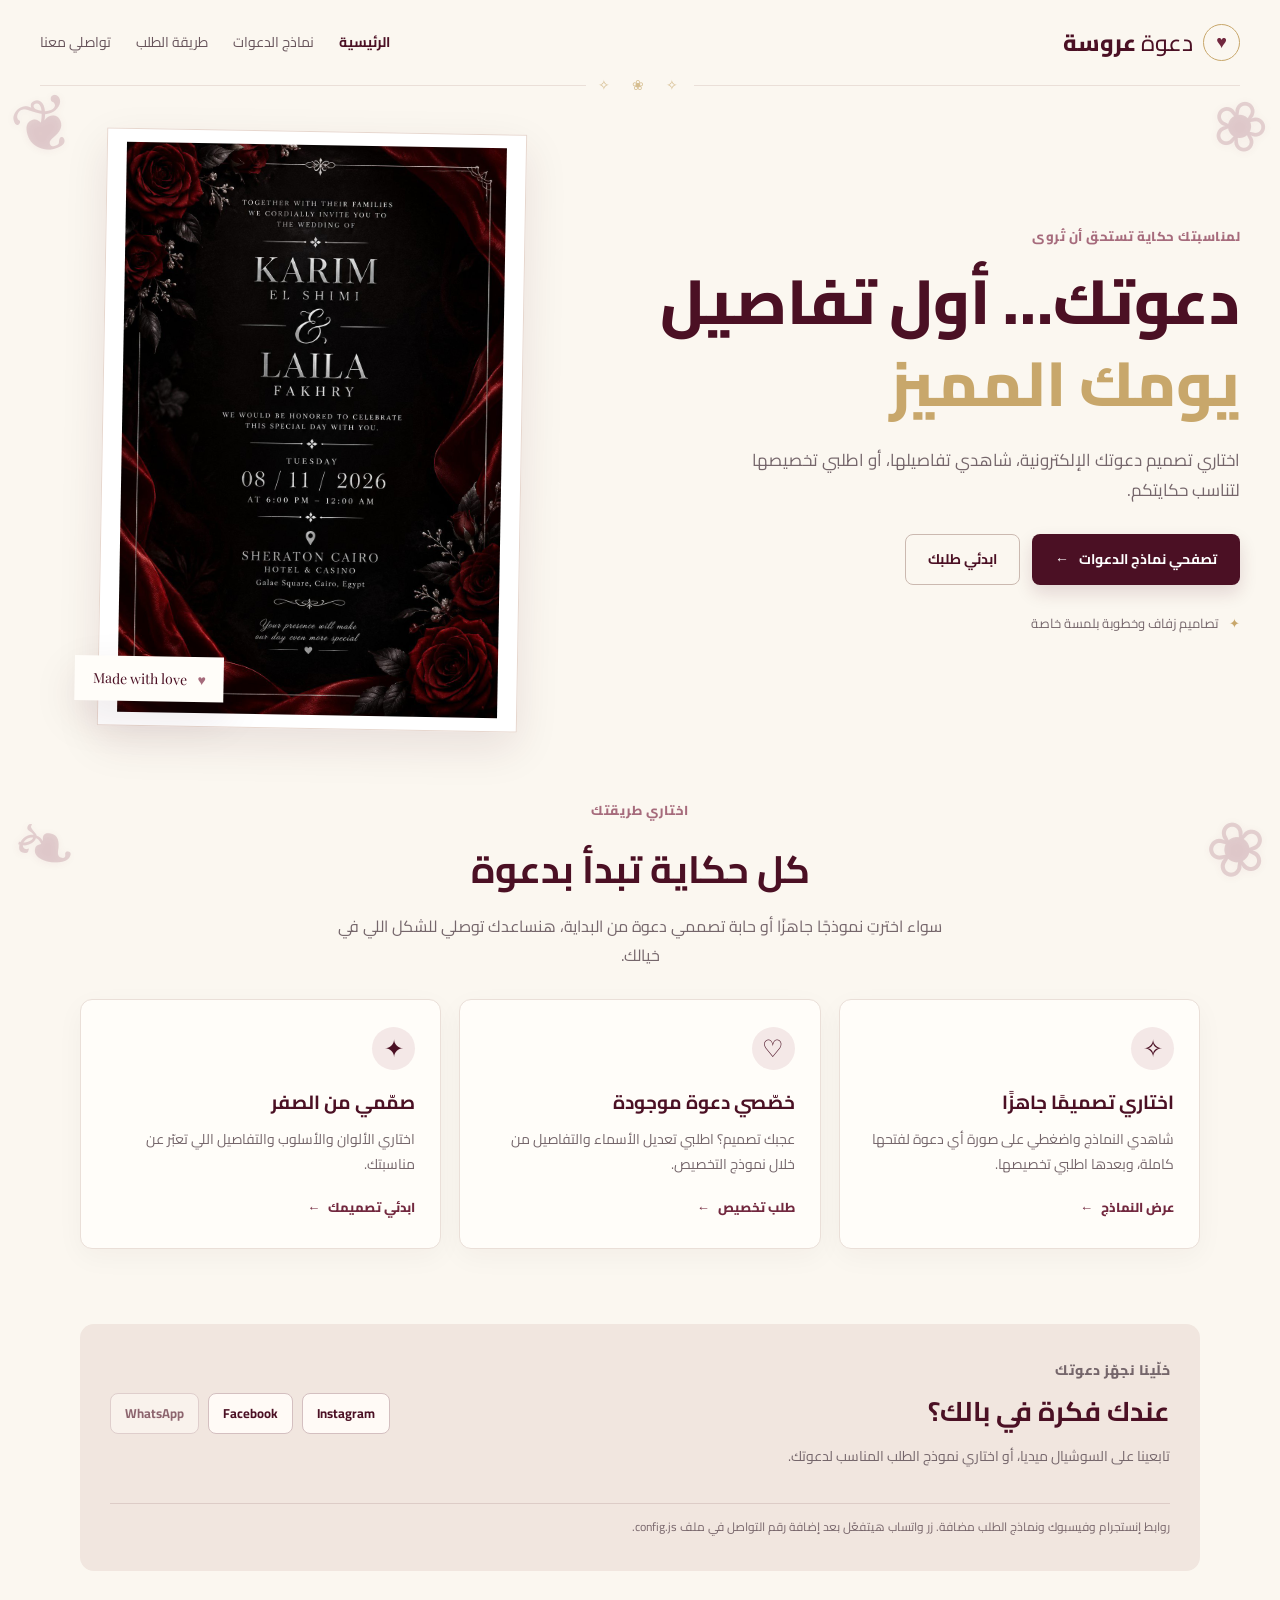
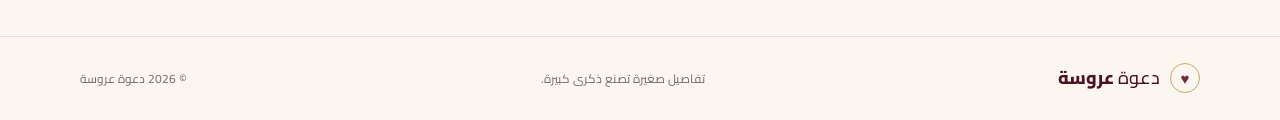
<file: index.html>
<!doctype html>
<html lang="ar" dir="rtl">
<head>
  <meta charset="utf-8"><meta name="viewport" content="width=device-width, initial-scale=1">
  <meta name="theme-color" content="#4b1024"><meta name="description" content="دعوة عروسة — دعوات زفاف وخطوبة إلكترونية بتصميم أنيق ومميز.">
  <title>دعوة عروسة | دعوات إلكترونية مميزة</title><link rel="stylesheet" href="style.css">
</head>
<body>
<div class="floral-frame" aria-hidden="true"><span class="floral-corner top-left">❦</span><span class="floral-corner top-right">❀</span><span class="floral-corner bottom-left">❧</span><span class="floral-corner bottom-right">❀</span><span class="floating-petal" style="--x:8%;--size:22px;--duration:15s;--delay:-2s">✿</span><span class="floating-petal" style="--x:22%;--size:17px;--duration:19s;--delay:-11s">❀</span><span class="floating-petal" style="--x:39%;--size:25px;--duration:17s;--delay:-7s">✽</span><span class="floating-petal" style="--x:57%;--size:19px;--duration:21s;--delay:-14s">✿</span><span class="floating-petal" style="--x:73%;--size:23px;--duration:16s;--delay:-5s">❀</span><span class="floating-petal" style="--x:91%;--size:18px;--duration:20s;--delay:-9s">✽</span></div>
<header class="site-header"><a class="brand" href="index.html" aria-label="دعوة عروسة - الرئيسية"><span class="brand-mark">♥</span><span>دعوة <b>عروسة</b></span></a>
<nav class="main-nav" aria-label="القائمة الرئيسية"><a href="index.html" class="active">الرئيسية</a><a href="samples.html">نماذج الدعوات</a><a href="#how">طريقة الطلب</a><a href="#contact">تواصلي معنا</a></nav>
</header>
<main>
<section class="hero"><div class="hero-copy"><p class="eyebrow">لمناسبتك حكاية تستحق أن تُروى</p><h1>دعوتك… أول تفاصيل<br><span>يومك المميز</span></h1><p class="hero-text">اختاري تصميم دعوتك الإلكترونية، شاهدي تفاصيلها، أو اطلبي تخصيصها لتناسب حكايتكم.</p><div class="hero-actions"><a class="button button-primary" href="samples.html">تصفحي نماذج الدعوات <span aria-hidden="true">←</span></a><a class="button button-outline" href="#how">ابدئي طلبك</a></div><div class="hero-note"><span>✦</span> تصاميم زفاف وخطوبة بلمسة خاصة</div></div>
<div class="hero-art" aria-label="معاينة من نماذج الدعوات"><a href="https://hendmostafarasheed.github.io/KarimweddingfinalLaila/invitation.html" target="_blank" rel="noopener"><img src="invite-01-karim-laila.jpg" alt="دعوة زفاف كريم وليلى" fetchpriority="high"></a><div class="floating-tag">Made with love <span>♥</span></div></div></section>
<section class="intro section-wrap"><p class="eyebrow">اختاري طريقتك</p><h2>كل حكاية تبدأ بدعوة</h2><p class="section-lead">سواء اخترتِ نموذجًا جاهزًا أو حابة تصممي دعوة من البداية، هنساعدك توصلي للشكل اللي في خيالك.</p></section>
<section id="how" class="service-grid section-wrap">
<article class="service-card"><span class="service-icon">✧</span><h3>اختاري تصميمًا جاهزًا</h3><p>شاهدي النماذج واضغطي على صورة أي دعوة لفتحها كاملة، وبعدها اطلبي تخصيصها.</p><a class="text-link" href="samples.html">عرض النماذج <span>←</span></a></article>
<article class="service-card"><span class="service-icon">♡</span><h3>خصّصي دعوة موجودة</h3><p>عجبك تصميم؟ اطلبي تعديل الأسماء والتفاصيل من خلال نموذج التخصيص.</p><a class="text-link configurable-link" data-config="customizeForm" href="#contact">طلب تخصيص <span>←</span></a></article>
<article class="service-card"><span class="service-icon">✦</span><h3>صمّمي من الصفر</h3><p>اختاري الألوان والأسلوب والتفاصيل اللي تعبّر عن مناسبتك.</p><a class="text-link configurable-link" data-config="fromScratchForm" href="#contact">ابدئي تصميمك <span>←</span></a></article>
</section>
<section class="contact-band section-wrap" id="contact"><div><p class="eyebrow">خلّينا نجهّز دعوتك</p><h2>عندك فكرة في بالك؟</h2><p>تابعينا على السوشيال ميديا، أو اختاري نموذج الطلب المناسب لدعوتك.</p></div><div class="contact-actions"><a class="social-link configurable-link" data-config="instagram" href="#contact">Instagram</a><a class="social-link configurable-link" data-config="facebook" href="#contact">Facebook</a><a class="social-link configurable-link" data-config="whatsappNumber" href="#contact">WhatsApp</a></div><p class="config-hint" id="config-hint">روابط إنستجرام وفيسبوك ونماذج الطلب مضافة. زر واتساب هيتفعّل بعد إضافة رقم التواصل في ملف config.js.</p></section>
</main><footer class="site-footer"><a class="brand footer-brand" href="index.html"><span class="brand-mark">♥</span><span>دعوة <b>عروسة</b></span></a><p>تفاصيل صغيرة تصنع ذكرى كبيرة.</p><span>© <span id="year"></span> دعوة عروسة</span></footer>
<script src="config.js"></script><script src="script.js"></script>
</body></html>
</file>
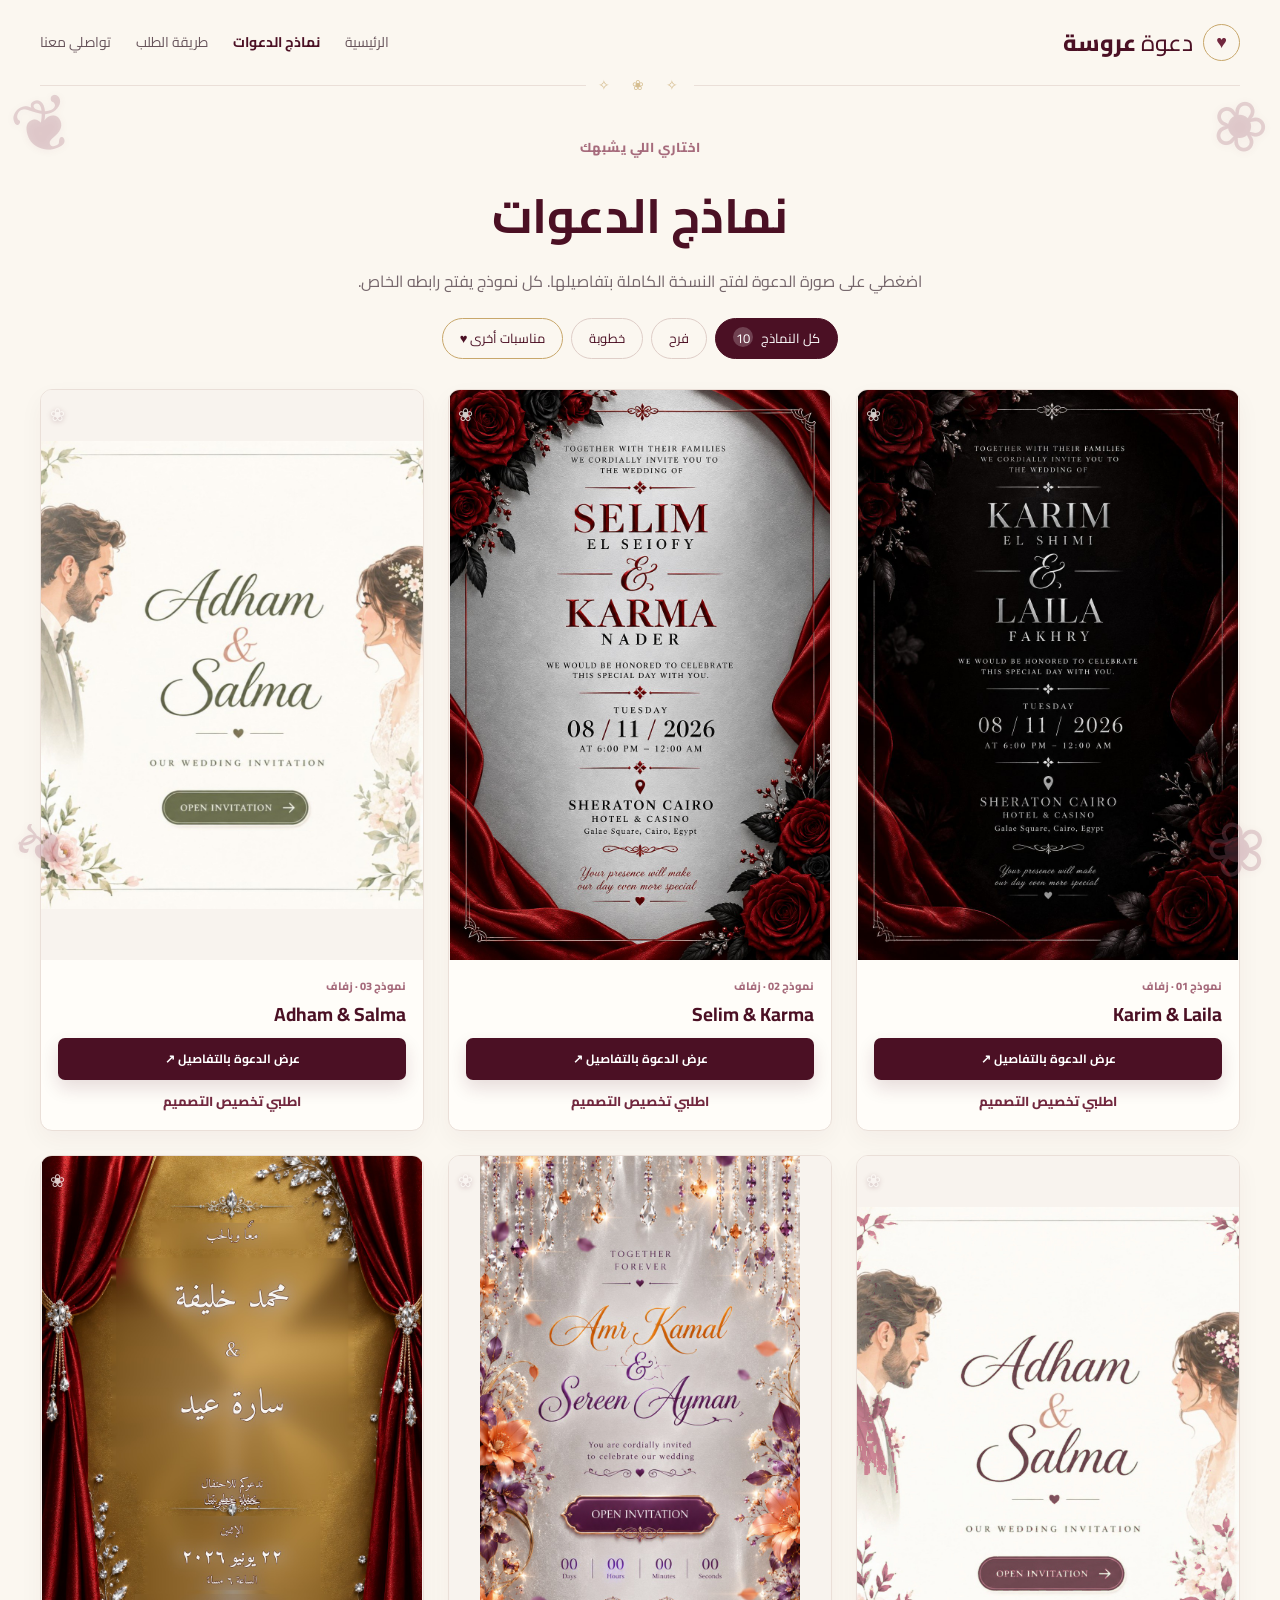
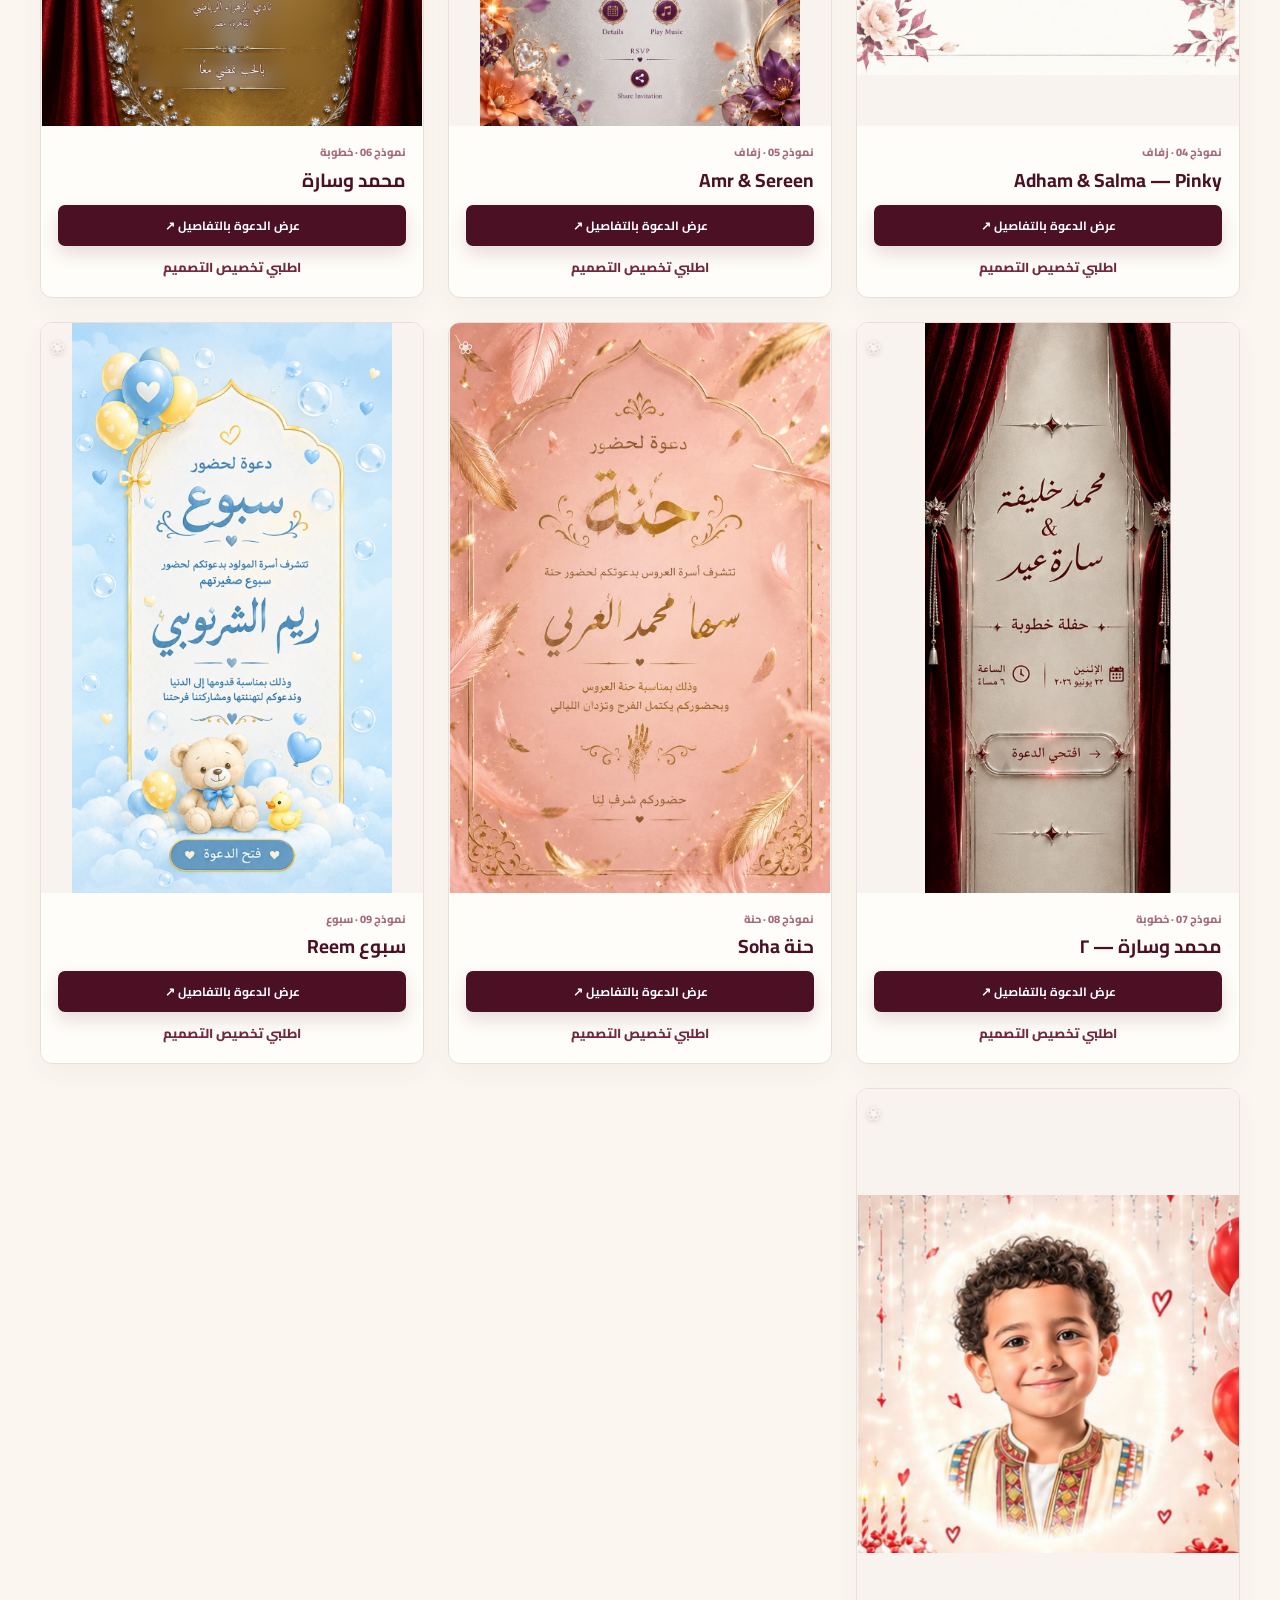
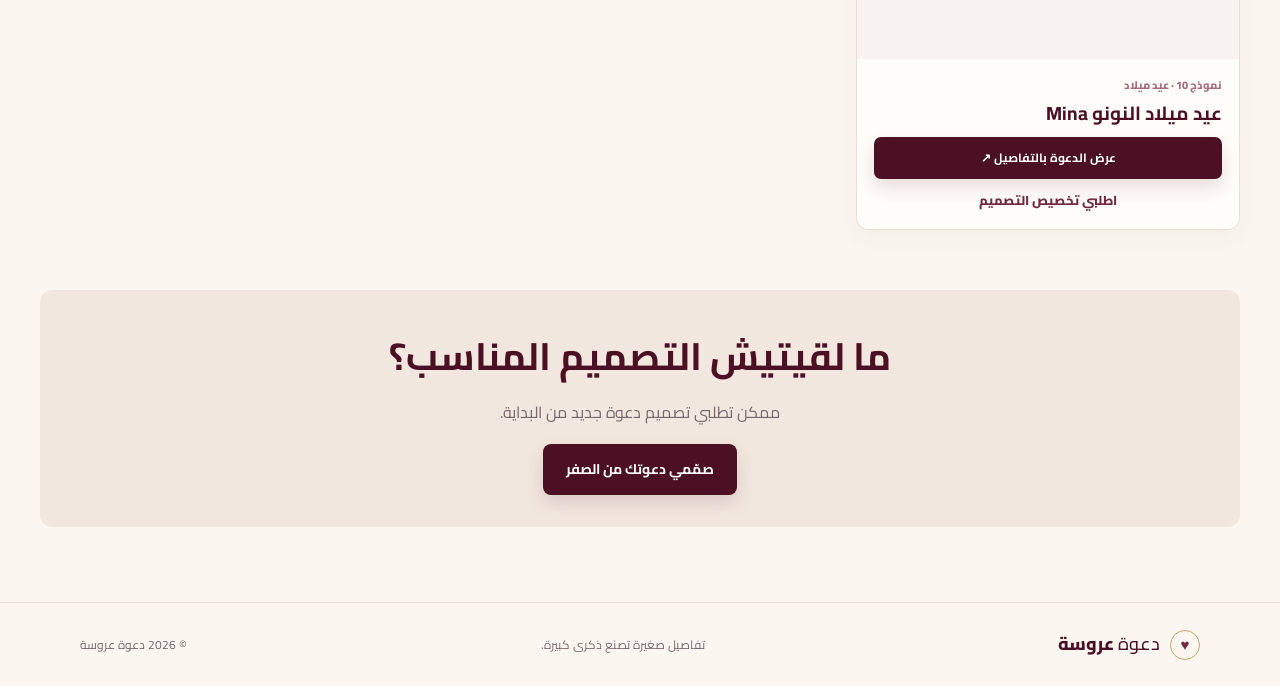
<file: samples.html>
<!doctype html>
<html lang="ar" dir="rtl"><head><meta charset="utf-8"><meta name="viewport" content="width=device-width, initial-scale=1"><meta name="theme-color" content="#4b1024"><meta name="description" content="شاهدي نماذج دعوات دعوة عروسة وافتحي كل دعوة بتفاصيلها."><title>نماذج الدعوات | دعوة عروسة</title><link rel="stylesheet" href="style.css"></head><body>
<div class="floral-frame" aria-hidden="true"><span class="floral-corner top-left">❦</span><span class="floral-corner top-right">❀</span><span class="floral-corner bottom-left">❧</span><span class="floral-corner bottom-right">❀</span><span class="floating-petal" style="--x:8%;--size:22px;--duration:15s;--delay:-2s">✿</span><span class="floating-petal" style="--x:22%;--size:17px;--duration:19s;--delay:-11s">❀</span><span class="floating-petal" style="--x:39%;--size:25px;--duration:17s;--delay:-7s">✽</span><span class="floating-petal" style="--x:57%;--size:19px;--duration:21s;--delay:-14s">✿</span><span class="floating-petal" style="--x:73%;--size:23px;--duration:16s;--delay:-5s">❀</span><span class="floating-petal" style="--x:91%;--size:18px;--duration:20s;--delay:-9s">✽</span></div>
<header class="site-header"><a class="brand" href="index.html"><span class="brand-mark">♥</span><span>دعوة <b>عروسة</b></span></a><nav class="main-nav" aria-label="القائمة الرئيسية"><a href="index.html">الرئيسية</a><a href="samples.html" class="active">نماذج الدعوات</a><a href="index.html#how">طريقة الطلب</a><a href="index.html#contact">تواصلي معنا</a></nav></header>
<main class="samples-main"><section class="samples-heading"><p class="eyebrow">اختاري اللي يشبهك</p><h1>نماذج الدعوات</h1><p>اضغطي على صورة الدعوة لفتح النسخة الكاملة بتفاصيلها. كل نموذج يفتح رابطه الخاص.</p><div class="filter-row" role="group" aria-label="تصفية النماذج"><button class="filter-button active" data-filter="all" type="button">كل النماذج <span>10</span></button><button class="filter-button" data-filter="wedding" type="button">فرح</button><button class="filter-button" data-filter="engagement" type="button">خطوبة</button><button class="filter-button" id="other-occasions-toggle" type="button" aria-expanded="false" aria-controls="other-occasions">مناسبات أخرى ♥</button></div><div class="other-occasions" id="other-occasions" hidden><button class="filter-button" data-filter="henna" type="button">حنة Soha</button><button class="filter-button" data-filter="baby" type="button">سبوع Reem</button><button class="filter-button" data-filter="birthday" type="button">عيد ميلاد Mina</button></div><p class="soon-message" id="soon-message" role="status" aria-live="polite" hidden></p></section>
<section class="invitation-grid" id="invitation-grid" aria-label="قائمة الدعوات">
<article class="invitation-card" data-type="wedding"><a class="invitation-image" href="https://hendmostafarasheed.github.io/KarimweddingfinalLaila/invitation.html" target="_blank" rel="noopener" aria-label="فتح دعوة Karim & Laila"><img src="invite-01-karim-laila.jpg" alt="صورة دعوة Karim & Laila الأصلية" loading="lazy"><span class="image-open">افتحي الدعوة ↗</span></a><div class="invitation-info"><p class="card-number">نموذج 01 · زفاف</p><h2>Karim &amp; Laila</h2><a class="button button-small button-primary" href="https://hendmostafarasheed.github.io/KarimweddingfinalLaila/invitation.html" target="_blank" rel="noopener">عرض الدعوة بالتفاصيل ↗</a><a class="text-link configurable-link" data-config="customizeForm" href="index.html#contact">اطلبي تخصيص التصميم</a></div></article>
<article class="invitation-card" data-type="wedding"><a class="invitation-image" href="https://hendmostafarasheed.github.io/Selimkarmaweddingdesign/invitation.html" target="_blank" rel="noopener" aria-label="فتح دعوة Selim & Karma"><img src="invite-02-selim-karma.png" alt="صورة دعوة Selim & Karma الأصلية" loading="lazy"><span class="image-open">افتحي الدعوة ↗</span></a><div class="invitation-info"><p class="card-number">نموذج 02 · زفاف</p><h2>Selim &amp; Karma</h2><a class="button button-small button-primary" href="https://hendmostafarasheed.github.io/Selimkarmaweddingdesign/invitation.html" target="_blank" rel="noopener">عرض الدعوة بالتفاصيل ↗</a><a class="text-link configurable-link" data-config="customizeForm" href="index.html#contact">اطلبي تخصيص التصميم</a></div></article>
<article class="invitation-card" data-type="wedding"><a class="invitation-image" href="https://hendmostafarasheed.github.io/Adhamsalmawedding/" target="_blank" rel="noopener" aria-label="فتح دعوة Adham & Salma"><img src="invite-03-adham-salma.jpg" alt="صورة دعوة Adham & Salma الأصلية" loading="lazy"><span class="image-open">افتحي الدعوة ↗</span></a><div class="invitation-info"><p class="card-number">نموذج 03 · زفاف</p><h2>Adham &amp; Salma</h2><a class="button button-small button-primary" href="https://hendmostafarasheed.github.io/Adhamsalmawedding/" target="_blank" rel="noopener">عرض الدعوة بالتفاصيل ↗</a><a class="text-link configurable-link" data-config="customizeForm" href="index.html#contact">اطلبي تخصيص التصميم</a></div></article>
<article class="invitation-card" data-type="wedding"><a class="invitation-image" href="https://hendmostafarasheed.github.io/Salmaadhamwedding04/" target="_blank" rel="noopener" aria-label="فتح دعوة Adham & Salma Pinky"><img src="invite-04-adham-salma-pinky.jpg" alt="صورة دعوة Adham & Salma Pinky الأصلية" loading="lazy"><span class="image-open">افتحي الدعوة ↗</span></a><div class="invitation-info"><p class="card-number">نموذج 04 · زفاف</p><h2>Adham &amp; Salma — Pinky</h2><a class="button button-small button-primary" href="https://hendmostafarasheed.github.io/Salmaadhamwedding04/" target="_blank" rel="noopener">عرض الدعوة بالتفاصيل ↗</a><a class="text-link configurable-link" data-config="customizeForm" href="index.html#contact">اطلبي تخصيص التصميم</a></div></article>
<article class="invitation-card" data-type="wedding"><a class="invitation-image" href="https://hendmostafarasheed.github.io/Newweddinginvitation010/" target="_blank" rel="noopener" aria-label="فتح دعوة Amr & Sereen"><img src="invite-05-amr-sereen.png" alt="صورة دعوة Amr & Sereen الأصلية" loading="lazy"><span class="image-open">افتحي الدعوة ↗</span></a><div class="invitation-info"><p class="card-number">نموذج 05 · زفاف</p><h2>Amr &amp; Sereen</h2><a class="button button-small button-primary" href="https://hendmostafarasheed.github.io/Newweddinginvitation010/" target="_blank" rel="noopener">عرض الدعوة بالتفاصيل ↗</a><a class="text-link configurable-link" data-config="customizeForm" href="index.html#contact">اطلبي تخصيص التصميم</a></div></article>
<article class="invitation-card" data-type="engagement"><a class="invitation-image" href="https://hendmostafarasheed.github.io/Newweddinginvitation13/" target="_blank" rel="noopener" aria-label="فتح دعوة محمد وسارة"><img src="invite-06-mohamed-sara.png" alt="صورة دعوة خطوبة محمد وسارة الأصلية" loading="lazy"><span class="image-open">افتحي الدعوة ↗</span></a><div class="invitation-info"><p class="card-number">نموذج 06 · خطوبة</p><h2>محمد وسارة</h2><a class="button button-small button-primary" href="https://hendmostafarasheed.github.io/Newweddinginvitation13/" target="_blank" rel="noopener">عرض الدعوة بالتفاصيل ↗</a><a class="text-link configurable-link" data-config="customizeForm" href="index.html#contact">اطلبي تخصيص التصميم</a></div></article>
<article class="invitation-card" data-type="engagement"><a class="invitation-image" href="https://hendmostafarasheed.github.io/Newweddinginvitation20/" target="_blank" rel="noopener" aria-label="فتح دعوة محمد وسارة النسخة الثانية"><img src="invite-07-mohamed-sara-2.png" alt="صورة دعوة خطوبة محمد وسارة النسخة الثانية الأصلية" loading="lazy"><span class="image-open">افتحي الدعوة ↗</span></a><div class="invitation-info"><p class="card-number">نموذج 07 · خطوبة</p><h2>محمد وسارة — ٢</h2><a class="button button-small button-primary" href="https://hendmostafarasheed.github.io/Newweddinginvitation20/" target="_blank" rel="noopener">عرض الدعوة بالتفاصيل ↗</a><a class="text-link configurable-link" data-config="customizeForm" href="index.html#contact">اطلبي تخصيص التصميم</a></div></article>
<article class="invitation-card" data-type="henna"><a class="invitation-image" href="https://hendmostafarasheed.github.io/7enasoha/" target="_blank" rel="noopener" aria-label="فتح دعوة حنة Soha"><img src="invite-08-soha-henna.png" alt="واجهة دعوة حنة Soha باللون الوردي والذهبي" loading="lazy"><span class="image-open">افتحي الدعوة ↗</span></a><div class="invitation-info"><p class="card-number">نموذج 08 · حنة</p><h2>حنة Soha</h2><a class="button button-small button-primary" href="https://hendmostafarasheed.github.io/7enasoha/" target="_blank" rel="noopener">عرض الدعوة بالتفاصيل ↗</a><a class="text-link configurable-link" data-config="customizeForm" href="index.html#contact">اطلبي تخصيص التصميم</a></div></article>
<article class="invitation-card" data-type="baby"><a class="invitation-image" href="https://hendmostafarasheed.github.io/Reembabyborn/" target="_blank" rel="noopener" aria-label="فتح دعوة سبوع Reem"><img src="invite-09-reem-baby.png" alt="واجهة دعوة سبوع Reem باللونين الأزرق والأبيض مع بالونات ودبدوب" loading="lazy"><span class="image-open">افتحي الدعوة ↗</span></a><div class="invitation-info"><p class="card-number">نموذج 09 · سبوع</p><h2>سبوع Reem</h2><a class="button button-small button-primary" href="https://hendmostafarasheed.github.io/Reembabyborn/" target="_blank" rel="noopener">عرض الدعوة بالتفاصيل ↗</a><a class="text-link configurable-link" data-config="customizeForm" href="index.html#contact">اطلبي تخصيص التصميم</a></div></article>
<article class="invitation-card" data-type="birthday"><a class="invitation-image" href="https://hendmostafarasheed.github.io/Minabirthday2026/" target="_blank" rel="noopener" aria-label="فتح دعوة عيد ميلاد النونو Mina"><img src="invite-10-mina-birthday.jpg" alt="واجهة دعوة عيد ميلاد النونو Mina بصورة الطفل وزينة حمراء وبيضاء" loading="lazy"><span class="image-open">افتحي الدعوة ↗</span></a><div class="invitation-info"><p class="card-number">نموذج 10 · عيد ميلاد</p><h2>عيد ميلاد النونو Mina</h2><a class="button button-small button-primary" href="https://hendmostafarasheed.github.io/Minabirthday2026/" target="_blank" rel="noopener">عرض الدعوة بالتفاصيل ↗</a><a class="text-link configurable-link" data-config="customizeForm" href="index.html#contact">اطلبي تخصيص التصميم</a></div></article>
</section><section class="samples-bottom"><h2>ما لقيتيش التصميم المناسب؟</h2><p>ممكن تطلبي تصميم دعوة جديد من البداية.</p><a class="button button-primary configurable-link" data-config="fromScratchForm" href="index.html#contact">صمّمي دعوتك من الصفر</a></section></main>
<footer class="site-footer"><a class="brand footer-brand" href="index.html"><span class="brand-mark">♥</span><span>دعوة <b>عروسة</b></span></a><p>تفاصيل صغيرة تصنع ذكرى كبيرة.</p><span>© <span id="year"></span> دعوة عروسة</span></footer><script src="config.js"></script><script src="script.js"></script></body></html>
</file>
<file: style.css>
@import url('https://fonts.googleapis.com/css2?family=Cairo:wght@400;500;600;700;800&family=Playfair+Display:wght@500;600&display=swap');
:root{--wine:#4b1024;--wine2:#72283f;--rose:#a66b7c;--gold:#c8a76b;--cream:#fbf7f0;--paper:#fffdf9;--ink:#30232a;--muted:#75666b;--line:#eadfd8;--shadow:0 16px 44px rgba(64,21,36,.10)}*{box-sizing:border-box}html{scroll-behavior:smooth}body{margin:0;background:var(--cream);color:var(--ink);font-family:'Cairo',Tahoma,Arial,sans-serif;line-height:1.8}a{color:inherit;text-decoration:none}button{font:inherit}.site-header{width:min(1200px,calc(100% - 36px));margin:auto;min-height:86px;display:flex;align-items:center;justify-content:space-between;gap:28px;border-bottom:1px solid var(--line)}.brand{display:inline-flex;align-items:center;gap:10px;font-size:23px;font-weight:500;white-space:nowrap;color:var(--wine)}.brand b{font-weight:800}.brand-mark{width:37px;height:37px;display:grid;place-items:center;border:1px solid var(--gold);border-radius:50%;font-size:18px;color:var(--wine2)}.main-nav{display:flex;gap:25px;align-items:center;color:#67545b;font-size:14px}.main-nav a{padding:8px 0;transition:color .2s}.main-nav a:hover,.main-nav a.active{color:var(--wine);font-weight:700}.hero{width:min(1200px,calc(100% - 36px));margin:45px auto 70px;display:grid;grid-template-columns:1.05fr .95fr;gap:54px;align-items:center;min-height:540px}.hero-copy{padding:15px 0}.eyebrow{color:var(--rose);font-size:13px;font-weight:800;letter-spacing:.5px;margin:0 0 13px}.hero h1{font-size:clamp(36px,5vw,62px);line-height:1.32;color:var(--wine);margin:0 0 20px;font-weight:800}.hero h1 span{color:var(--gold)}.hero-text{max-width:530px;color:var(--muted);font-size:17px;margin:0 0 28px}.hero-actions{display:flex;gap:12px;flex-wrap:wrap}.button{display:inline-flex;align-items:center;justify-content:center;gap:10px;padding:12px 22px;border-radius:8px;font-weight:700;font-size:14px;border:1px solid transparent;transition:transform .2s,background .2s;cursor:pointer}.button:hover{transform:translateY(-2px)}.button-primary{background:var(--wine);color:white;box-shadow:0 8px 18px #4b102424}.button-primary:hover{background:var(--wine2)}.button-outline{border-color:#cbb9b0;color:var(--wine);background:transparent}.button-small{padding:9px 12px;font-size:12px;width:100%;border-radius:7px}.hero-note{margin-top:27px;color:var(--muted);font-size:13px}.hero-note span{color:var(--gold);margin-left:8px}.hero-art{position:relative;max-width:420px;width:100%;justify-self:center;padding:13px;background:#fff;border:1px solid #e7d7ce;box-shadow:var(--shadow);transform:rotate(1deg)}.hero-art>a{display:block}.hero-art img{display:block;width:100%;height:auto;max-height:570px;object-fit:contain}.floating-tag{position:absolute;bottom:24px;left:-24px;background:var(--paper);padding:10px 18px;box-shadow:var(--shadow);font-family:'Playfair Display',serif;color:var(--wine);font-size:14px;direction:ltr}.floating-tag span{color:var(--rose);margin-left:8px}.section-wrap{width:min(1120px,calc(100% - 36px));margin-left:auto;margin-right:auto}.intro{text-align:center;margin-bottom:30px}.intro h2,.contact-band h2,.samples-bottom h2{color:var(--wine);font-size:clamp(26px,3vw,38px);margin:0 0 8px}.section-lead{color:var(--muted);max-width:640px;margin:0 auto}.service-grid{display:grid;grid-template-columns:repeat(3,1fr);gap:18px;margin-bottom:75px}.service-card{padding:27px 25px;background:var(--paper);border:1px solid var(--line);border-radius:12px;box-shadow:0 8px 28px #3d15200a}.service-icon{display:grid;place-items:center;width:43px;height:43px;border-radius:50%;background:#f4e8e7;color:var(--wine);font-size:24px}.service-card h3{margin:15px 0 7px;font-size:19px;color:var(--wine)}.service-card p{margin:0 0 15px;color:var(--muted);font-size:14px}.text-link{display:inline-flex;gap:8px;align-items:center;color:var(--wine2);font-size:13px;font-weight:800}.text-link:hover{text-decoration:underline}.contact-band{display:flex;align-items:center;justify-content:space-between;gap:30px;background:#f1e6df;padding:30px;border-radius:14px;margin-bottom:65px;flex-wrap:wrap}.contact-band h2{font-size:27px}.contact-band p{margin:4px 0;color:var(--muted);font-size:14px}.contact-actions{display:flex;gap:9px;flex-wrap:wrap}.social-link{border:1px solid #d4bfc0;border-radius:8px;padding:8px 14px;color:var(--wine);font-size:13px;font-weight:700;background:#fffaf6}.social-link:hover{border-color:var(--wine)}.config-hint{width:100%;font-size:12px!important;color:#78666b!important;border-top:1px solid #ddccc7;padding-top:12px;margin-top:0!important}.site-footer{border-top:1px solid var(--line);padding:25px max(18px,calc((100% - 1120px)/2));display:flex;align-items:center;justify-content:space-between;gap:20px;color:var(--muted);font-size:12px;flex-wrap:wrap}.footer-brand{font-size:18px}.footer-brand .brand-mark{width:30px;height:30px;font-size:15px}.site-footer p{margin:0}.samples-main{width:min(1200px,calc(100% - 36px));margin:50px auto 75px}.samples-heading{text-align:center;margin-bottom:30px}.samples-heading h1{font-size:clamp(32px,4vw,48px);color:var(--wine);margin:0}.samples-heading>p:not(.eyebrow){color:var(--muted);margin:8px auto 22px;max-width:680px}.filter-row{display:flex;justify-content:center;gap:8px;flex-wrap:wrap}.filter-button{border:1px solid #dfcec8;border-radius:30px;padding:8px 17px;background:transparent;color:var(--wine);font-size:13px;cursor:pointer}.filter-button.active,.filter-button:hover{background:var(--wine);color:white;border-color:var(--wine)}.filter-button span{display:inline-grid;place-items:center;background:#ffffff35;border-radius:50%;min-width:20px;height:20px;margin-right:5px}.invitation-grid{display:grid;grid-template-columns:repeat(3,minmax(0,1fr));gap:24px}.invitation-card{background:var(--paper);border:1px solid var(--line);border-radius:12px;overflow:hidden;box-shadow:0 9px 25px #4b10240b;transition:transform .2s,box-shadow .2s;min-width:0}.invitation-card:hover{transform:translateY(-4px);box-shadow:var(--shadow)}.invitation-image{display:block;position:relative;background:#eee5df;overflow:hidden;line-height:0}.invitation-image img{display:block;width:100%;height:auto;aspect-ratio:2/3;object-fit:contain;max-height:570px;background:#f8f3ee;transition:transform .35s}.invitation-image:hover img{transform:scale(1.025)}.image-open{position:absolute;bottom:12px;left:12px;background:#4b1024e8;color:#fff;border:1px solid #ffffff70;border-radius:30px;padding:7px 13px;font-size:11px;line-height:1.4;opacity:0;transform:translateY(5px);transition:.2s}.invitation-image:hover .image-open,.invitation-image:focus-visible .image-open{opacity:1;transform:translateY(0)}.invitation-info{padding:17px;display:flex;flex-direction:column;gap:10px}.card-number{margin:0;color:var(--rose);font-size:11px;font-weight:800}.invitation-info h2{font-size:19px;color:var(--wine);margin:-7px 0 0;line-height:1.5}.invitation-info .text-link{justify-content:center}.samples-bottom{text-align:center;margin:60px 0 0;padding:32px 15px;background:#f2e7df;border-radius:12px}.samples-bottom p{color:var(--muted);margin:4px 0 17px}.is-unavailable{opacity:.6;cursor:not-allowed}.hidden-card{display:none!important}@media(max-width:800px){.site-header{flex-direction:column;gap:10px;padding:17px 0}.main-nav{gap:16px;flex-wrap:wrap;justify-content:center}.hero{grid-template-columns:1fr;gap:28px;margin-top:28px;text-align:center}.hero-copy{padding:0}.hero-text{margin-left:auto;margin-right:auto}.hero-actions{justify-content:center}.hero-art{max-width:350px}.floating-tag{left:-8px}.service-grid{grid-template-columns:1fr;gap:12px;margin-bottom:45px}.service-card{padding:21px}.contact-band{justify-content:center;text-align:center}.contact-actions{justify-content:center}.invitation-grid{grid-template-columns:repeat(2,minmax(0,1fr));gap:14px}.invitation-info{padding:12px}.invitation-info h2{font-size:16px}.button-small{font-size:11px;padding:9px 7px}.site-footer{justify-content:center;text-align:center;flex-direction:column;gap:8px}}@media(max-width:480px){.main-nav{gap:10px;font-size:12px}.hero h1{font-size:38px}.invitation-grid{grid-template-columns:1fr 1fr;gap:10px}.invitation-info{padding:10px}.invitation-info h2{font-size:14px}.card-number{font-size:10px}.invitation-info .text-link{font-size:11px}.button-small{font-size:10px}.samples-main{margin-top:32px}.invitation-image img{aspect-ratio:2/3}.contact-band{padding:24px 16px}}

/* Elegant fixed floral ornaments + soft disappearing rose petals */
body{position:relative;isolation:isolate;overflow-x:hidden}
.floral-frame{position:fixed;inset:0;z-index:8;pointer-events:none;overflow:hidden;contain:layout paint}
.floral-corner{position:absolute;color:rgba(166,107,124,.27);font-family:Georgia,serif;line-height:1;user-select:none;text-shadow:0 1px 8px rgba(114,40,63,.06)}
.floral-corner.top-left{top:88px;left:12px;font-size:clamp(42px,7vw,76px);transform:rotate(-18deg)}
.floral-corner.top-right{top:92px;right:12px;font-size:clamp(38px,6vw,68px);transform:rotate(20deg)}
.floral-corner.bottom-left{bottom:14px;left:12px;font-size:clamp(44px,7vw,78px);transform:rotate(18deg)}
.floral-corner.bottom-right{bottom:14px;right:12px;font-size:clamp(42px,7vw,74px);transform:rotate(-16deg)}
.floating-petal{position:absolute;top:-8vh;left:var(--x);font-family:Georgia,serif;font-size:var(--size);color:rgba(166,107,124,.38);opacity:0;animation:petal-drift var(--duration) ease-in-out var(--delay) infinite;filter:drop-shadow(0 2px 3px rgba(114,40,63,.08))}
.floating-petal:nth-of-type(2n){color:rgba(200,167,107,.46)}
@keyframes petal-drift{0%{transform:translate3d(0,-5vh,0) rotate(0deg) scale(.7);opacity:0}12%{opacity:.65}48%{transform:translate3d(28px,48vh,0) rotate(145deg) scale(1);opacity:.42}82%{opacity:.55}100%{transform:translate3d(-18px,112vh,0) rotate(330deg) scale(.75);opacity:0}}
/* A subtle gold-and-rose line ornaments the page without covering cards or text */
.site-header{position:relative}
.site-header:after{content:"✧　❀　✧";position:absolute;bottom:-13px;left:50%;transform:translateX(-50%);padding:0 12px;background:var(--cream);color:rgba(200,167,107,.72);font-size:14px;letter-spacing:4px;white-space:nowrap}
.invitation-card{position:relative}
.invitation-card:after{content:"❀";position:absolute;top:9px;left:9px;z-index:2;color:rgba(255,253,249,.8);font-size:18px;pointer-events:none;text-shadow:0 1px 5px rgba(75,16,36,.25)}
@media(max-width:600px){.floral-corner.top-left,.floral-corner.top-right{top:120px;font-size:36px}.floral-corner.bottom-left,.floral-corner.bottom-right{font-size:42px}.floating-petal{font-size:calc(var(--size)*.78)}}
@media(prefers-reduced-motion:reduce){.floating-petal{animation:none;display:none}html{scroll-behavior:auto}}

/* Other occasions menu */
.other-occasions{display:flex;justify-content:center;flex-wrap:wrap;gap:8px;margin:14px auto 0}.other-occasions[hidden],.soon-message[hidden]{display:none}.soon-message{text-align:center;margin:14px auto 0;padding:10px 18px;color:var(--wine);font-weight:800;background:#fffdf9;border:1px solid var(--line);border-radius:18px;width:fit-content;box-shadow:var(--shadow)}#other-occasions-toggle{border-color:var(--gold)}
</file>
